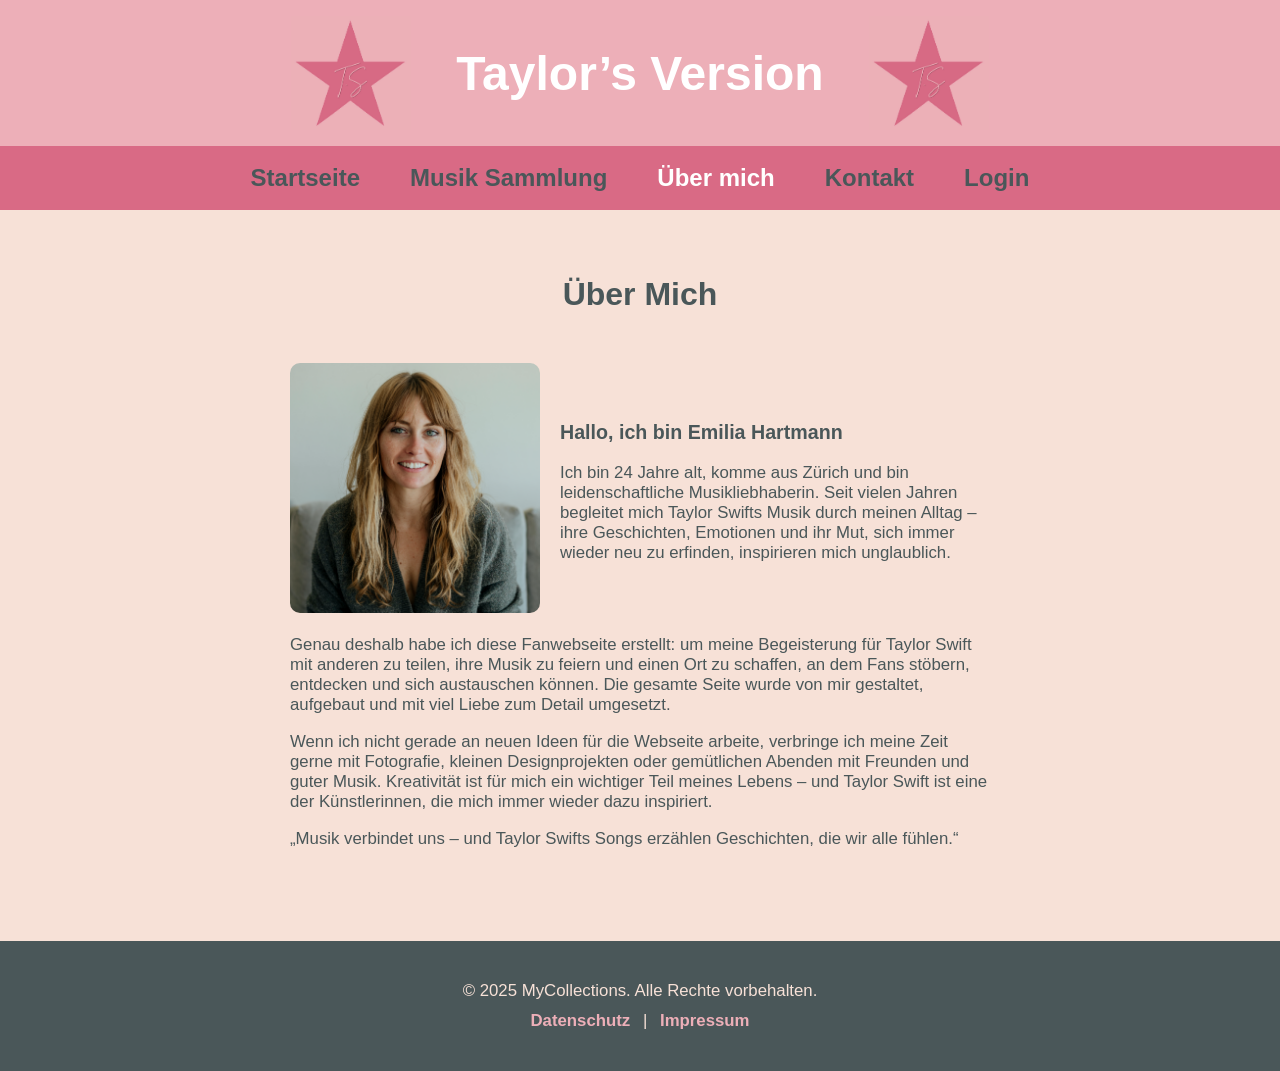
<file: pages/aboutMe.html>
<!DOCTYPE html>
<html lang="de">
    <head>
        <meta charset="UTF-8">
        <meta name="viewport" content="width=device-width, initial-scale=1.0">
        <title>Über Mich</title>
        <link rel="stylesheet" href="../css/style.css">
        <link rel="preconnect" href="https://fonts.googleapis.com">
        <link rel="preconnect" href="https://fonts.gstatic.com" crossorigin>
        <link href="https://fonts.googleapis.com/css2?family=Open+Sans:ital,wght@0,800;1,800&display=swap" rel="stylesheet">      
    </head>
    <body>
        <header>
            <div id="title">
                <img src="../images/logo2.jpg" alt="Logo" class="logo">
                <h1>Taylor’s Version</h1>
                <img src="../images/logo2.jpg" alt="Logo" class="logo">
            </div>
            
            <div class="burger" onclick="toggleMenu()">
                ☰
            </div>

            <nav id="nav">
                <ul>
                    <li><a href="../index.html">Startseite</a></li>
                    <li><a href="collection.html">Musik Sammlung</a></li>
                    <li><a class="location" href="aboutMe.html">Über mich</a></li>
                    <li><a href="contact.html">Kontakt</a></li>
                    <li><a href="login.html">Login</a></li>
                </ul>
            </nav>
        </header>

        <main class="about">
            <h2 class="titel2">Über Mich</h2>
            <section class="about-wrapper1">
                <div class="about-img">
                    <img src="../images/profil.jpg" alt="Profilbild">
                </div>

                <div>
                    <h3>Hallo, ich bin Emilia Hartmann</h3>
                    <p>
                        Ich bin 24 Jahre alt, komme aus Zürich und bin leidenschaftliche Musikliebhaberin.
                        Seit vielen Jahren begleitet mich Taylor Swifts Musik durch meinen Alltag – ihre
                        Geschichten, Emotionen und ihr Mut, sich immer wieder neu zu erfinden, inspirieren mich
                        unglaublich.
                    </p>
                </div>
            </section>
            <section  class="about-wrapper2">
                <p>
                    Genau deshalb habe ich diese Fanwebseite erstellt: um meine Begeisterung für Taylor Swift
                    mit anderen zu teilen, ihre Musik zu feiern und einen Ort zu schaffen, an dem Fans
                    stöbern, entdecken und sich austauschen können. Die gesamte Seite wurde von mir gestaltet,
                    aufgebaut und mit viel Liebe zum Detail umgesetzt.
                </p>
                <p>
                    Wenn ich nicht gerade an neuen Ideen für die Webseite arbeite, verbringe ich meine Zeit
                    gerne mit Fotografie, kleinen Designprojekten oder gemütlichen Abenden mit Freunden und
                    guter Musik. Kreativität ist für mich ein wichtiger Teil meines Lebens – und Taylor Swift
                    ist eine der Künstlerinnen, die mich immer wieder dazu inspiriert.
                </p>
                <p class="quote">
                    „Musik verbindet uns – und Taylor Swifts Songs erzählen Geschichten, die wir alle fühlen.“
                </p>
            </section>
        </main>

        
        <footer>
            <div class="footer-content">
                <p>&copy; 2025 MyCollections. Alle Rechte vorbehalten.</p>

                <div class="footer-links">
                    <a href="#">Datenschutz</a>
                    <span>|</span>
                    <a href="#">Impressum</a>
                </div>
            </div>
        </footer>
        <script src="../script/script.js"></script>
    </body>
</html>
</file>
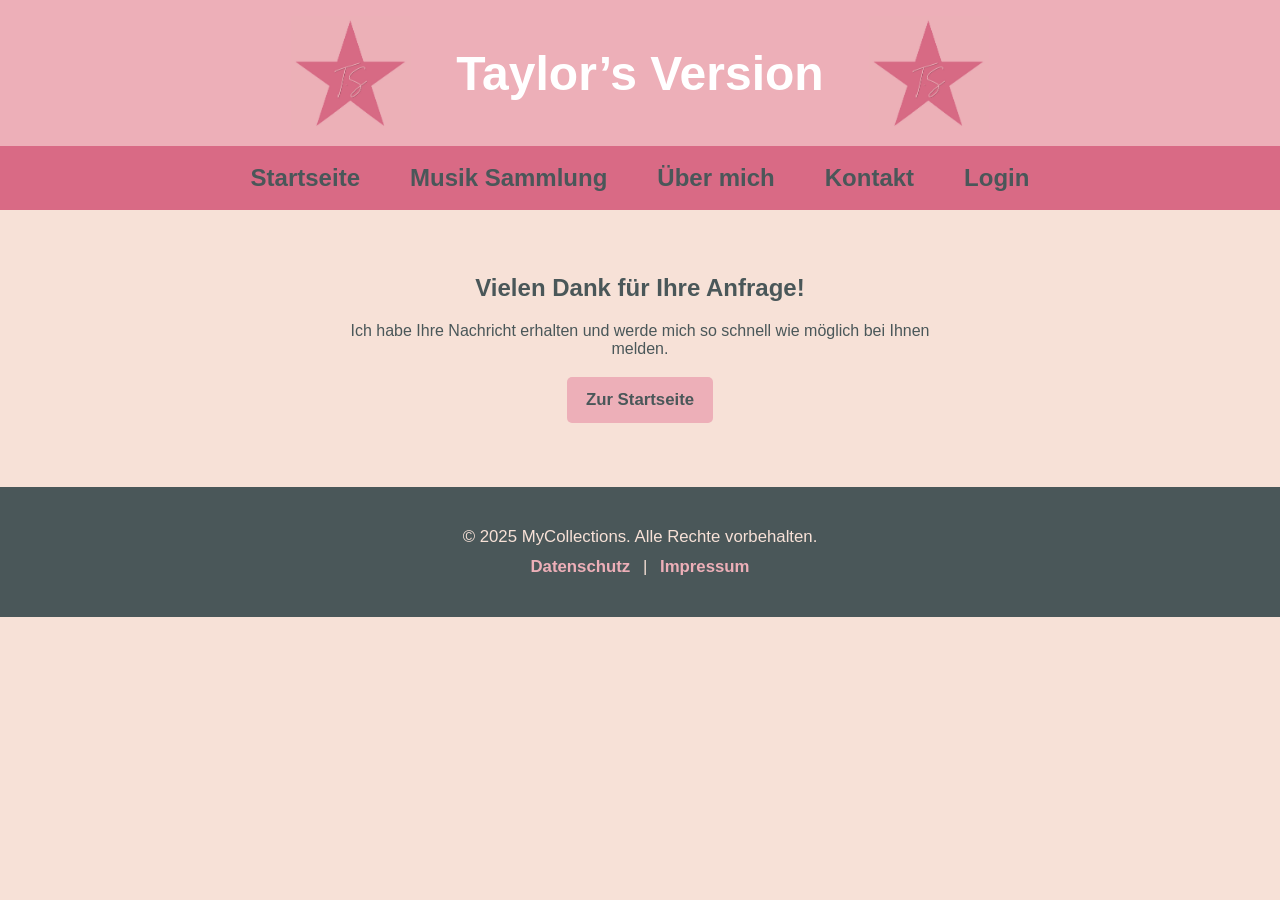
<file: pages/bestätigung.html>
<!DOCTYPE html>
<html lang="de">
    <head>
        <meta charset="UTF-8">
        <meta name="viewport" content="width=device-width, initial-scale=1.0">
        <title>Bestätigung</title>
        <link rel="stylesheet" href="../css/style.css">
        <link rel="preconnect" href="https://fonts.googleapis.com">
        <link rel="preconnect" href="https://fonts.gstatic.com" crossorigin>
        <link href="https://fonts.googleapis.com/css2?family=Open+Sans:ital,wght@0,800;1,800&display=swap" rel="stylesheet">      
    </head>
    <body>
        <header>
            <div id="title">
                <img src="../images/logo2.jpg" alt="Logo" class="logo">
                <h1>Taylor’s Version</h1>
                <img src="../images/logo2.jpg" alt="Logo" class="logo">
            </div>
            
            <div class="burger" onclick="toggleMenu()">
                ☰
            </div>

            <nav id="nav">
                <ul>
                    <li><a href="../index.html">Startseite</a></li>
                    <li><a href="collection.html">Musik Sammlung</a></li>
                    <li><a href="aboutMe.html">Über mich</a></li>
                    <li><a href="contact.html">Kontakt</a></li>
                    <li><a href="login.html">Login</a></li>
                </ul>
            </nav>
        </header>

        <main class="confirmation">
            <h2>Vielen Dank für Ihre Anfrage!</h2>
            <p>Ich habe Ihre Nachricht erhalten und werde mich so schnell wie möglich bei Ihnen melden.</p>

            <button class="btn-home" onclick="window.location.href='../index.html'">
                Zur Startseite
            </button>
        </main>


        
        <footer>
            <div class="footer-content">
                <p>&copy; 2025 MyCollections. Alle Rechte vorbehalten.</p>

                <div class="footer-links">
                    <a href="#">Datenschutz</a>
                    <span>|</span>
                    <a href="#">Impressum</a>
                </div>
            </div>
        </footer>
        <script src="../script/script.js"></script>
    </body>
</html>
</file>
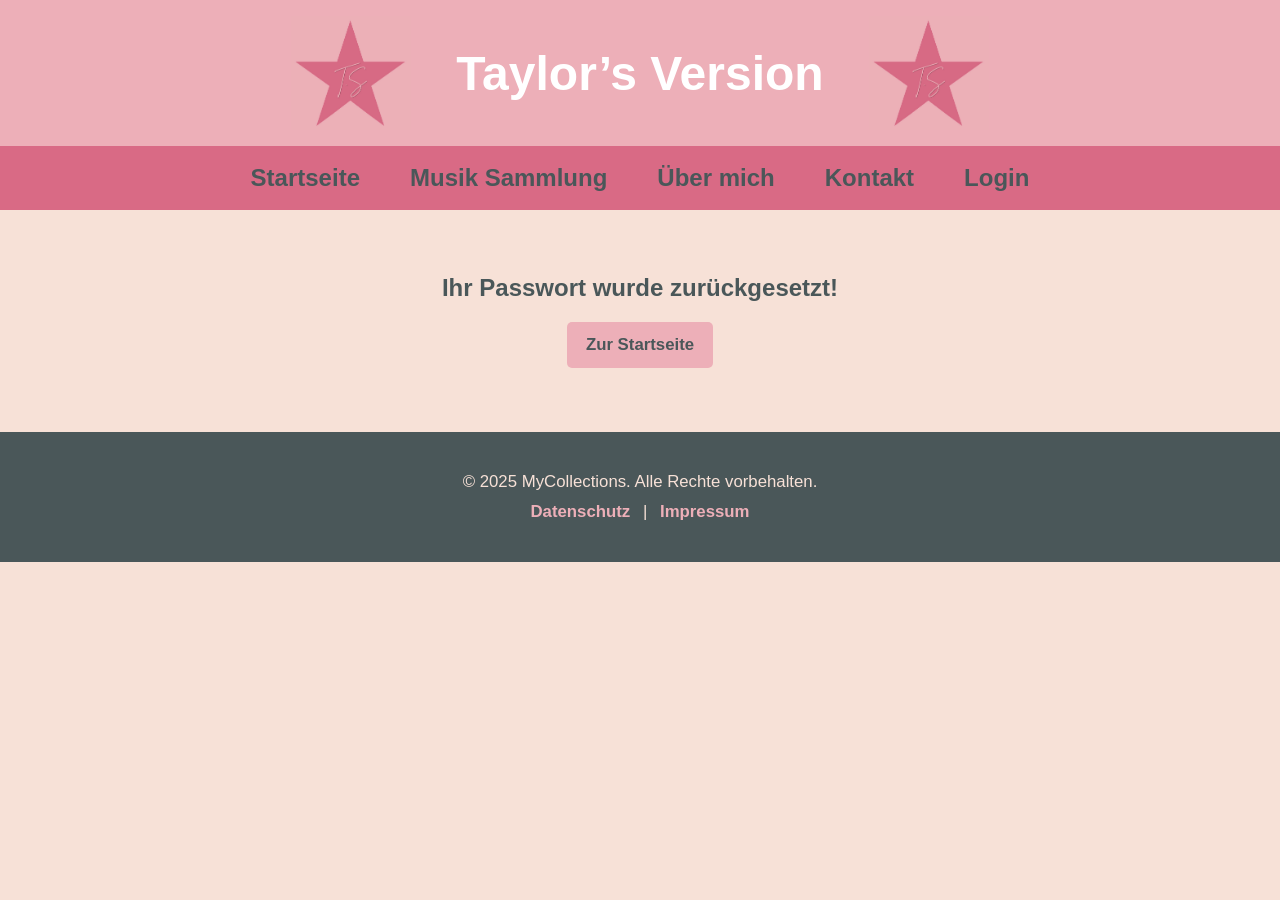
<file: pages/bestätigungpw.html>
<!DOCTYPE html>
<html lang="de">
    <head>
        <meta charset="UTF-8">
        <meta name="viewport" content="width=device-width, initial-scale=1.0">
        <title>Bestätigung Passwort</title>
        <link rel="stylesheet" href="../css/style.css">
        <link rel="preconnect" href="https://fonts.googleapis.com">
        <link rel="preconnect" href="https://fonts.gstatic.com" crossorigin>
        <link href="https://fonts.googleapis.com/css2?family=Open+Sans:ital,wght@0,800;1,800&display=swap" rel="stylesheet">      
    </head>
    <body>
        <header>
            <div id="title">
                <img src="../images/logo2.jpg" alt="Logo" class="logo">
                <h1>Taylor’s Version</h1>
                <img src="../images/logo2.jpg" alt="Logo" class="logo">
            </div>
            
            <div class="burger" onclick="toggleMenu()">
                ☰
            </div>

            <nav id="nav">
                <ul>
                    <li><a href="../index.html">Startseite</a></li>
                    <li><a href="collection.html">Musik Sammlung</a></li>
                    <li><a href="aboutMe.html">Über mich</a></li>
                    <li><a href="contact.html">Kontakt</a></li>
                    <li><a href="login.html">Login</a></li>
                </ul>
            </nav>
        </header>

        <main class="confirmation">
            <h2>Ihr Passwort wurde zurückgesetzt!</h2>
            <button class="btn-home" onclick="window.location.href='../index.html'">
                Zur Startseite
            </button>
        </main>


        
        <footer>
            <div class="footer-content">
                <p>&copy; 2025 MyCollections. Alle Rechte vorbehalten.</p>

                <div class="footer-links">
                    <a href="#">Datenschutz</a>
                    <span>|</span>
                    <a href="#">Impressum</a>
                </div>
            </div>
        </footer>
        <script src="../script/script.js"></script>
    </body>
</html>
</file>
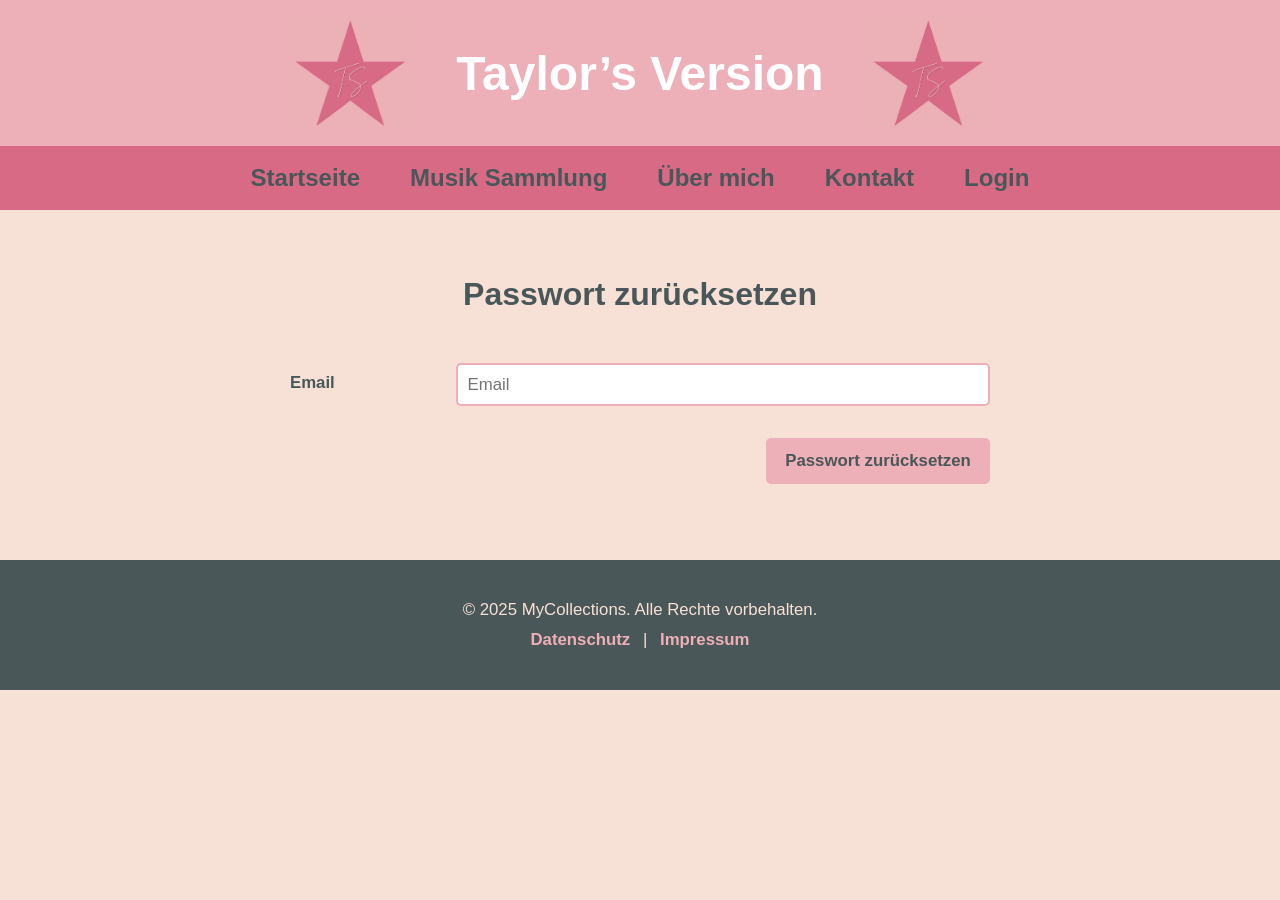
<file: pages/changePassword.html>
<!DOCTYPE html>
<html lang="de">
    <head>
        <meta charset="UTF-8">
        <meta name="viewport" content="width=device-width, initial-scale=1.0">
        <title>Passwort ändern</title>
        <link rel="stylesheet" href="../css/style.css">
        <link rel="preconnect" href="https://fonts.googleapis.com">
        <link rel="preconnect" href="https://fonts.gstatic.com" crossorigin>
        <link href="https://fonts.googleapis.com/css2?family=Open+Sans:ital,wght@0,800;1,800&display=swap" rel="stylesheet">      
    </head>
    <body>
        <header>
            <div id="title">
                <img src="../images/logo2.jpg" alt="Logo" class="logo">
                <h1>Taylor’s Version</h1>
                <img src="../images/logo2.jpg" alt="Logo" class="logo">
            </div>
            
            <div class="burger" onclick="toggleMenu()">
                ☰
            </div>

            <nav id="nav">
                <ul>
                    <li><a href="../index.html">Startseite</a></li>
                    <li><a href="collection.html">Musik Sammlung</a></li>
                    <li><a href="aboutMe.html">Über mich</a></li>
                    <li><a href="contact.html">Kontakt</a></li>
                    <li><a href="login.html">Login</a></li>
                </ul>
            </nav>
        </header>

        <main class="login">
            <h2 class="titel2">Passwort zurücksetzen</h2>
            <form class="row" action="bestätigungpw.html">
                <label class="form-label">Email</label>
                <input type="email" class="form-input" placeholder="Email" required>
                <div class="button-row">
                    <button type="submit">Passwort zurücksetzen</button>
                </div>
                
            </form>
            
        </main>

        
        <footer>
            <div class="footer-content">
                <p>&copy; 2025 MyCollections. Alle Rechte vorbehalten.</p>

                <div class="footer-links">
                    <a href="#">Datenschutz</a>
                    <span>|</span>
                    <a href="#">Impressum</a>
                </div>
            </div>
        </footer>
        <script src="../script/script.js"></script>
    </body>
</html>
</file>
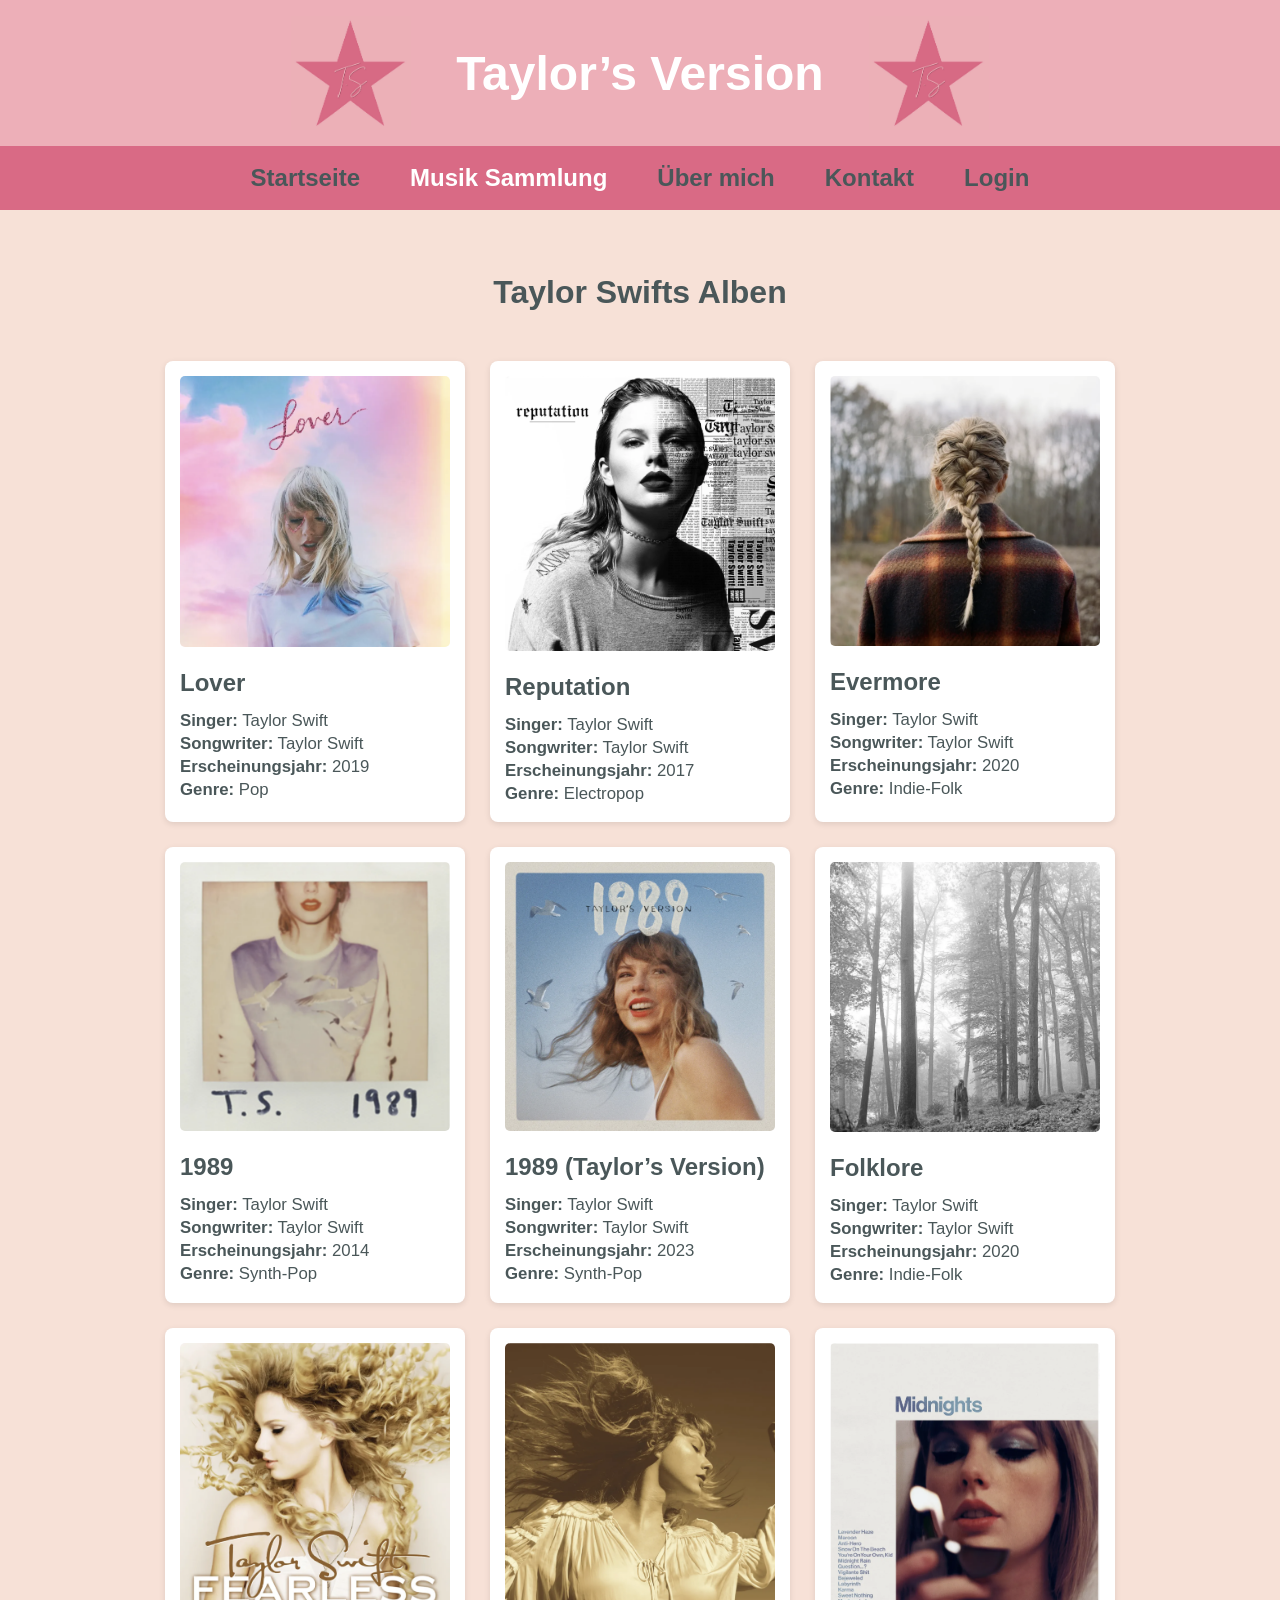
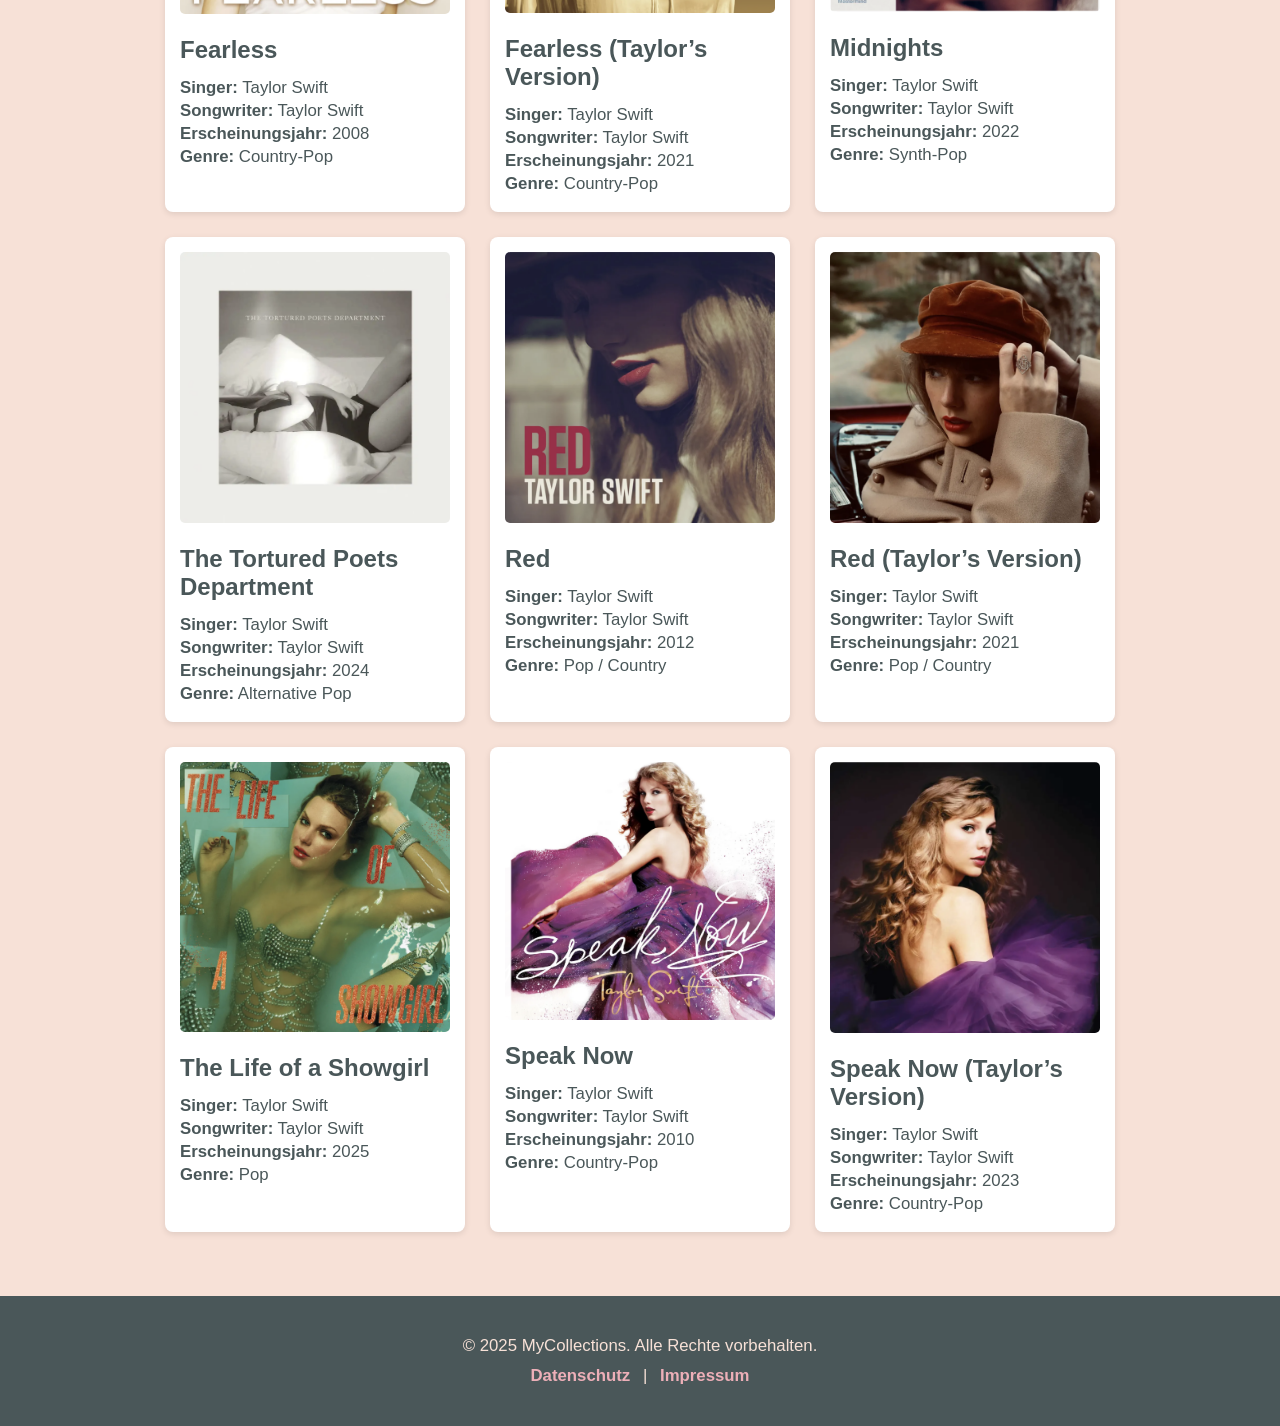
<file: pages/collection.html>
<!DOCTYPE html>
<html lang="de">
    <head>
        <meta charset="UTF-8">
        <meta name="viewport" content="width=device-width, initial-scale=1.0">
        <title>Musik Kollektion</title>
        <link rel="stylesheet" href="../css/style.css">
        <link rel="preconnect" href="https://fonts.googleapis.com">
        <link rel="preconnect" href="https://fonts.gstatic.com" crossorigin>
        <link href="https://fonts.googleapis.com/css2?family=Open+Sans:ital,wght@0,800;1,800&display=swap" rel="stylesheet">      
    </head>
    <body>
        <header>
            <div id="title">
                <img src="../images/logo2.jpg" alt="Logo" class="logo">
                <h1>Taylor’s Version</h1>
                <img src="../images/logo2.jpg" alt="Logo" class="logo">
            </div>
            
            <div class="burger" onclick="toggleMenu()">
                ☰
            </div>

            <nav id="nav">
                <ul>
                    <li><a href="../index.html">Startseite</a></li>
                    <li><a class="location" href="collection.html">Musik Sammlung</a></li>
                    <li><a href="aboutMe.html">Über mich</a></li>
                    <li><a href="contact.html">Kontakt</a></li>
                    <li><a href="login.html">Login</a></li>
                </ul>
            </nav>
        </header>

        <main class="collection">
            <h2 class="titel2">Taylor Swifts Alben</h2>
            <section class="song-grid">
                <article class="song">
                    <img src="../images/lover.png" alt="Lover Album">
                    <h2 class="titel">Lover</h2>
                    <p class="singer"><b>Singer:</b> Taylor Swift</p>
                    <p class="songwriter"><b>Songwriter:</b> Taylor Swift</p>
                    <p class="year"><b>Erscheinungsjahr:</b> 2019</p>
                    <p class="genre"><b>Genre:</b> Pop</p>
                </article>
                <article class="song">
                    <img src="../images/reputation.png" alt="Reputation Album">
                    <h2 class="titel">Reputation</h2>
                    <p class="singer"><b>Singer:</b> Taylor Swift</p>
                    <p class="songwriter"><b>Songwriter:</b> Taylor Swift</p>
                    <p class="year"><b>Erscheinungsjahr:</b> 2017</p>
                    <p class="genre"><b>Genre:</b> Electropop</p>
                </article>
                <article class="song">
                    <img src="../images/evermore.png" alt="Evermore Album">
                    <h2 class="titel">Evermore</h2>
                    <p class="singer"><b>Singer:</b> Taylor Swift</p>
                    <p class="songwriter"><b>Songwriter:</b> Taylor Swift</p>
                    <p class="year"><b>Erscheinungsjahr:</b> 2020</p>
                    <p class="genre"><b>Genre:</b> Indie‑Folk</p>
                </article>
                <article class="song">
                    <img src="../images/1989.png" alt="1989 Album">
                    <h2 class="titel">1989</h2>
                    <p class="singer"><b>Singer:</b> Taylor Swift</p>
                    <p class="songwriter"><b>Songwriter:</b> Taylor Swift</p>
                    <p class="year"><b>Erscheinungsjahr:</b> 2014</p>
                    <p class="genre"><b>Genre:</b> Synth‑Pop</p>
                </article>
                <article class="song">
                    <img src="../images/1989tv.png" alt="1989 Taylor's Version Album">
                    <h2 class="titel">1989 (Taylor’s Version)</h2>
                    <p class="singer"><b>Singer:</b> Taylor Swift</p>
                    <p class="songwriter"><b>Songwriter:</b> Taylor Swift</p>
                    <p class="year"><b>Erscheinungsjahr:</b> 2023</p>
                    <p class="genre"><b>Genre:</b> Synth‑Pop</p>
                </article>
                <article class="song">
                    <img src="../images/folklore.png" alt="Folklore Album">
                    <h2 class="titel">Folklore</h2>
                    <p class="singer"><b>Singer:</b> Taylor Swift</p>
                    <p class="songwriter"><b>Songwriter:</b> Taylor Swift</p>
                    <p class="year"><b>Erscheinungsjahr:</b> 2020</p>
                    <p class="genre"><b>Genre:</b> Indie‑Folk</p>
                </article>
                <article class="song">
                    <img src="../images/fearless.png" alt="Fearless Album">
                    <h2 class="titel">Fearless</h2>
                    <p class="singer"><b>Singer:</b> Taylor Swift</p>
                    <p class="songwriter"><b>Songwriter:</b> Taylor Swift</p>
                    <p class="year"><b>Erscheinungsjahr:</b> 2008</p>
                    <p class="genre"><b>Genre:</b> Country‑Pop</p>
                </article>
                <article class="song">
                    <img src="../images/fearlesstv.png" alt="Fearless Taylor's Version Album">
                    <h2 class="titel">Fearless (Taylor’s Version)</h2>
                    <p class="singer"><b>Singer:</b> Taylor Swift</p>
                    <p class="songwriter"><b>Songwriter:</b> Taylor Swift</p>
                    <p class="year"><b>Erscheinungsjahr:</b> 2021</p>
                    <p class="genre"><b>Genre:</b> Country‑Pop</p>
                </article>
                
                <article class="song">
                    <img src="../images/midnight.png" alt="Midnights Album">
                    <h2 class="titel">Midnights</h2>
                    <p class="singer"><b>Singer:</b> Taylor Swift</p>
                    <p class="songwriter"><b>Songwriter:</b> Taylor Swift</p>
                    <p class="year"><b>Erscheinungsjahr:</b> 2022</p>
                    <p class="genre"><b>Genre:</b> Synth‑Pop</p>
                </article>
                <article class="song">
                    <img src="../images/poets.png" alt="The Tortured Poets Department Album">
                    <h2 class="titel">The Tortured Poets Department</h2>
                    <p class="singer"><b>Singer:</b> Taylor Swift</p>
                    <p class="songwriter"><b>Songwriter:</b> Taylor Swift</p>
                    <p class="year"><b>Erscheinungsjahr:</b> 2024</p>
                    <p class="genre"><b>Genre:</b> Alternative Pop</p>
                </article>
                <article class="song">
                    <img src="../images/red.png" alt="Red Album">
                    <h2 class="titel">Red</h2>
                    <p class="singer"><b>Singer:</b> Taylor Swift</p>
                    <p class="songwriter"><b>Songwriter:</b> Taylor Swift</p>
                    <p class="year"><b>Erscheinungsjahr:</b> 2012</p>
                    <p class="genre"><b>Genre:</b> Pop / Country</p>
                </article>
                <article class="song">
                    <img src="../images/redtv.png" alt="Red Taylor's Version Album">
                    <h2 class="titel">Red (Taylor’s Version)</h2>
                    <p class="singer"><b>Singer:</b> Taylor Swift</p>
                    <p class="songwriter"><b>Songwriter:</b> Taylor Swift</p>
                    <p class="year"><b>Erscheinungsjahr:</b> 2021</p>
                    <p class="genre"><b>Genre:</b> Pop / Country</p>
                </article>
                <article class="song">
                    <img src="../images/showgirl.png" alt="The Life of a Showgirl Album">
                    <h2 class="titel">The Life of a Showgirl</h2>
                    <p class="singer"><b>Singer:</b> Taylor Swift</p>
                    <p class="songwriter"><b>Songwriter:</b> Taylor Swift</p>
                    <p class="year"><b>Erscheinungsjahr:</b> 2025</p>
                    <p class="genre"><b>Genre:</b> Pop</p>
                </article>
                <article class="song">
                    <img src="../images/speaknow.png" alt="Speak Now Album">
                    <h2 class="titel">Speak Now</h2>
                    <p class="singer"><b>Singer:</b> Taylor Swift</p>
                    <p class="songwriter"><b>Songwriter:</b> Taylor Swift</p>
                    <p class="year"><b>Erscheinungsjahr:</b> 2010</p>
                    <p class="genre"><b>Genre:</b> Country‑Pop</p>
                </article>
                <article class="song">
                    <img src="../images/speaknowtv.png" alt="Speak Now Taylor's Version Album">
                    <h2 class="titel">Speak Now (Taylor’s Version)</h2>
                    <p class="singer"><b>Singer:</b> Taylor Swift</p>
                    <p class="songwriter"><b>Songwriter:</b> Taylor Swift</p>
                    <p class="year"><b>Erscheinungsjahr:</b> 2023</p>
                    <p class="genre"><b>Genre:</b> Country‑Pop</p>
                </article>

            </section>
        </main>

        
        <footer>
            <div class="footer-content">
                <p>&copy; 2025 MyCollections. Alle Rechte vorbehalten.</p>

                <div class="footer-links">
                    <a href="#">Datenschutz</a>
                    <span>|</span>
                    <a href="#">Impressum</a>
                </div>
            </div>
        </footer>
        <script src="../script/script.js"></script>
    </body>
</html>
</file>
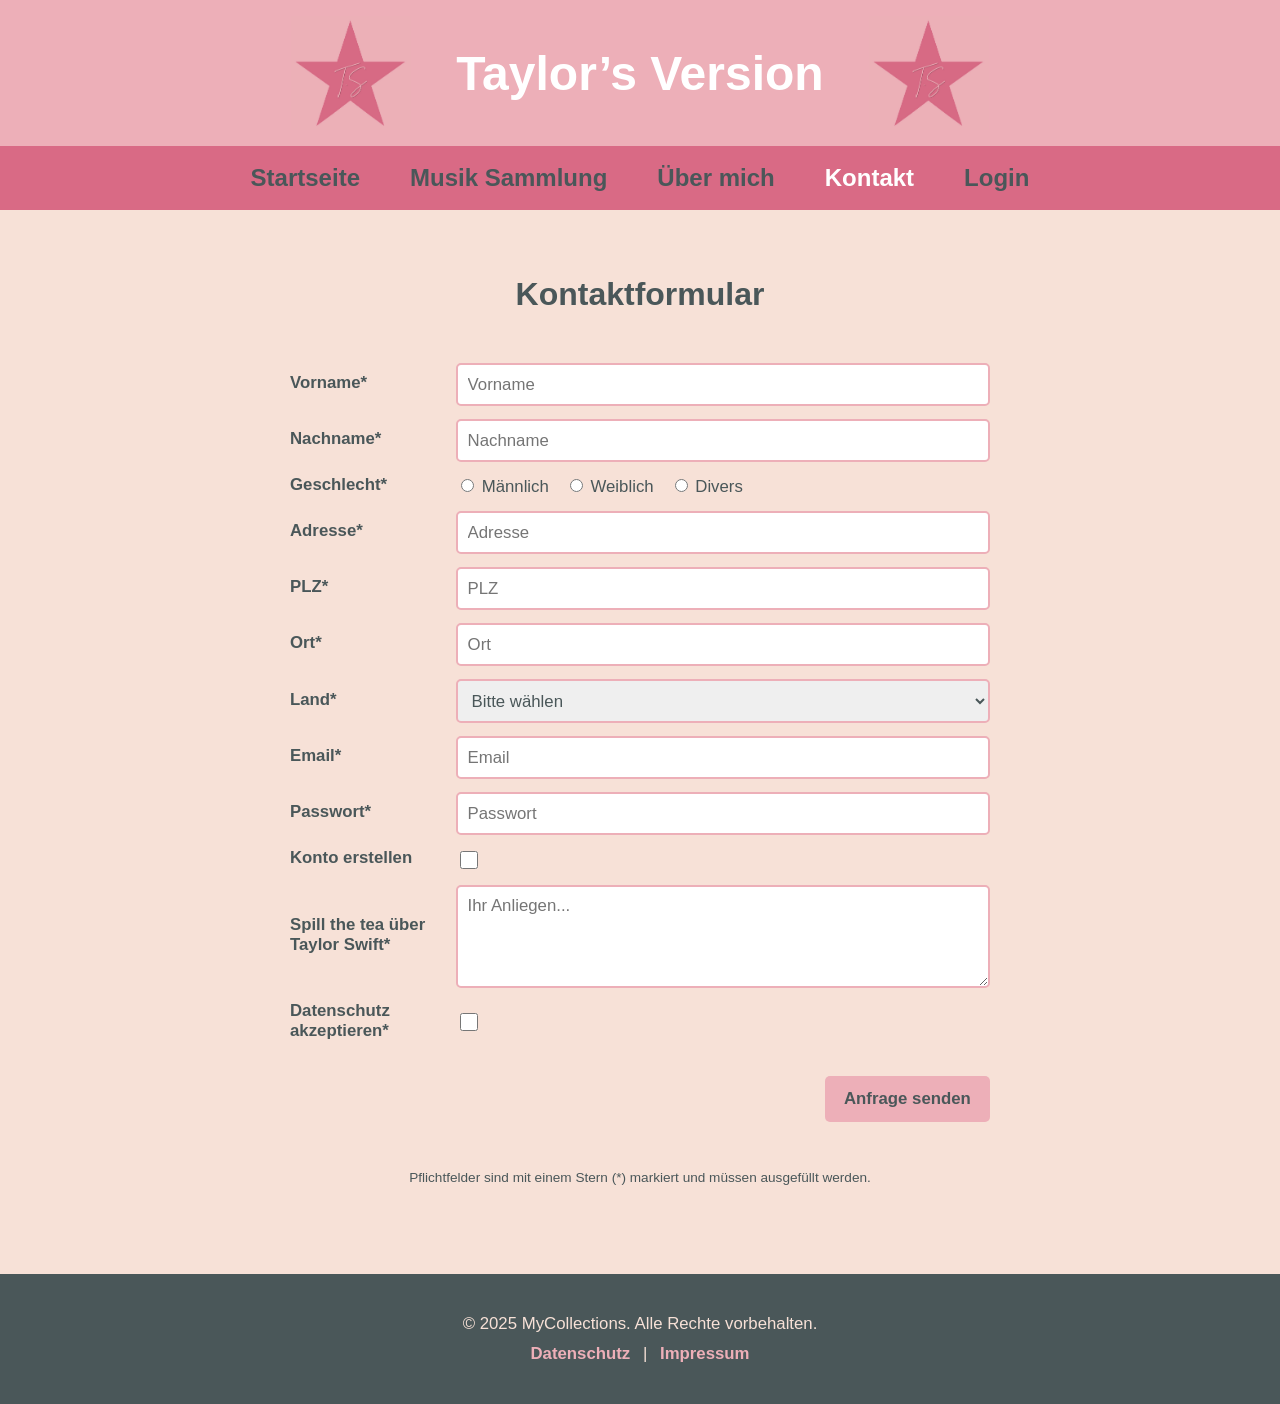
<file: pages/contact.html>
<!DOCTYPE html>
<html lang="de">
    <head>
        <meta charset="UTF-8">
        <meta name="viewport" content="width=device-width, initial-scale=1.0">
        <title>Kontakt</title>
        <link rel="stylesheet" href="../css/style.css">
        <link rel="preconnect" href="https://fonts.googleapis.com">
        <link rel="preconnect" href="https://fonts.gstatic.com" crossorigin>
        <link href="https://fonts.googleapis.com/css2?family=Open+Sans:ital,wght@0,800;1,800&display=swap" rel="stylesheet">      
    </head>
    <body>
        <header>
            <div id="title">
                <img src="../images/logo2.jpg" alt="Logo" class="logo">
                <h1>Taylor’s Version</h1>
                <img src="../images/logo2.jpg" alt="Logo" class="logo">
            </div>
            
            <div class="burger" onclick="toggleMenu()">
                ☰
            </div>

            <nav id="nav">
                <ul>
                    <li><a href="../index.html">Startseite</a></li>
                    <li><a href="collection.html">Musik Sammlung</a></li>
                    <li><a href="aboutMe.html">Über mich</a></li>
                    <li><a class="location" href="contact.html">Kontakt</a></li>
                    <li><a href="login.html">Login</a></li>
                </ul>
            </nav>
        </header>

        <main class="contact">
            <h2 class="titel2">Kontaktformular</h2>
            <form class="row" action="bestätigung.html">
                <label class="form-label">Vorname* </label>
                <input type="text" class="form-input" placeholder="Vorname" required>
                <label class="form-label">Nachname*</label>
                <input type="text" class="form-input" placeholder="Nachname" required>
                <label class="form-label">Geschlecht*</label>
                <div class="radio-group">
                    <label><input type="radio" name="geschlecht" value="m" required> Männlich</label>
                    <label><input type="radio" name="geschlecht" value="w" required> Weiblich</label>
                    <label><input type="radio" name="geschlecht" value="d" required> Divers</label>
                </div>
                <label class="form-label">Adresse*</label>
                <input type="text" class="form-input" placeholder="Adresse" required>

                <label class="form-label">PLZ*</label>
                <input type="text" class="form-input" placeholder="PLZ" required>

                <label class="form-label">Ort*</label>
                <input type="text" class="form-input" placeholder="Ort" required>

                <label class="form-label">Land*</label>
                <select class="form-input" required>
                    <option value="">Bitte wählen</option>
                    <option value="CH">Schweiz</option>
                    <option value="DE">Deutschland</option>
                    <option value="AT">Österreich</option>
                </select>

                <label class="form-label">Email*</label>
                <input type="email" class="form-input" placeholder="Email" required>
                <label class="form-label">Passwort*</label>
                <input type="password" class="form-input" placeholder="Passwort" required>
                
                <div class="form-label">Konto erstellen</div>
                <div class="checkbox-row">
                    <input type="checkbox" class="checkbox-input">
                </div>
                
                <label class="form-label">Spill the tea über Taylor Swift*</label>
                <textarea class="form-input" rows="4" placeholder="Ihr Anliegen..." required></textarea>
                <div class="form-label">Datenschutz akzeptieren*</div>
                <div class="checkbox-row">
                    <input type="checkbox" class="checkbox-input" required>
                </div>
                
                <div class="button-row">
                    <button type="submit" class="btn-contact">Anfrage senden</button>
                </div>
            </form>
            <p class="text-muted">
                Pflichtfelder sind mit einem Stern (*) markiert und müssen ausgefüllt werden.
            </p>
            
        </main>

        
        <footer>
            <div class="footer-content">
                <p>&copy; 2025 MyCollections. Alle Rechte vorbehalten.</p>

                <div class="footer-links">
                    <a href="#">Datenschutz</a>
                    <span>|</span>
                    <a href="#">Impressum</a>
                </div>
            </div>
        </footer>
        <script src="../script/script.js"></script>
    </body>
</html>
</file>
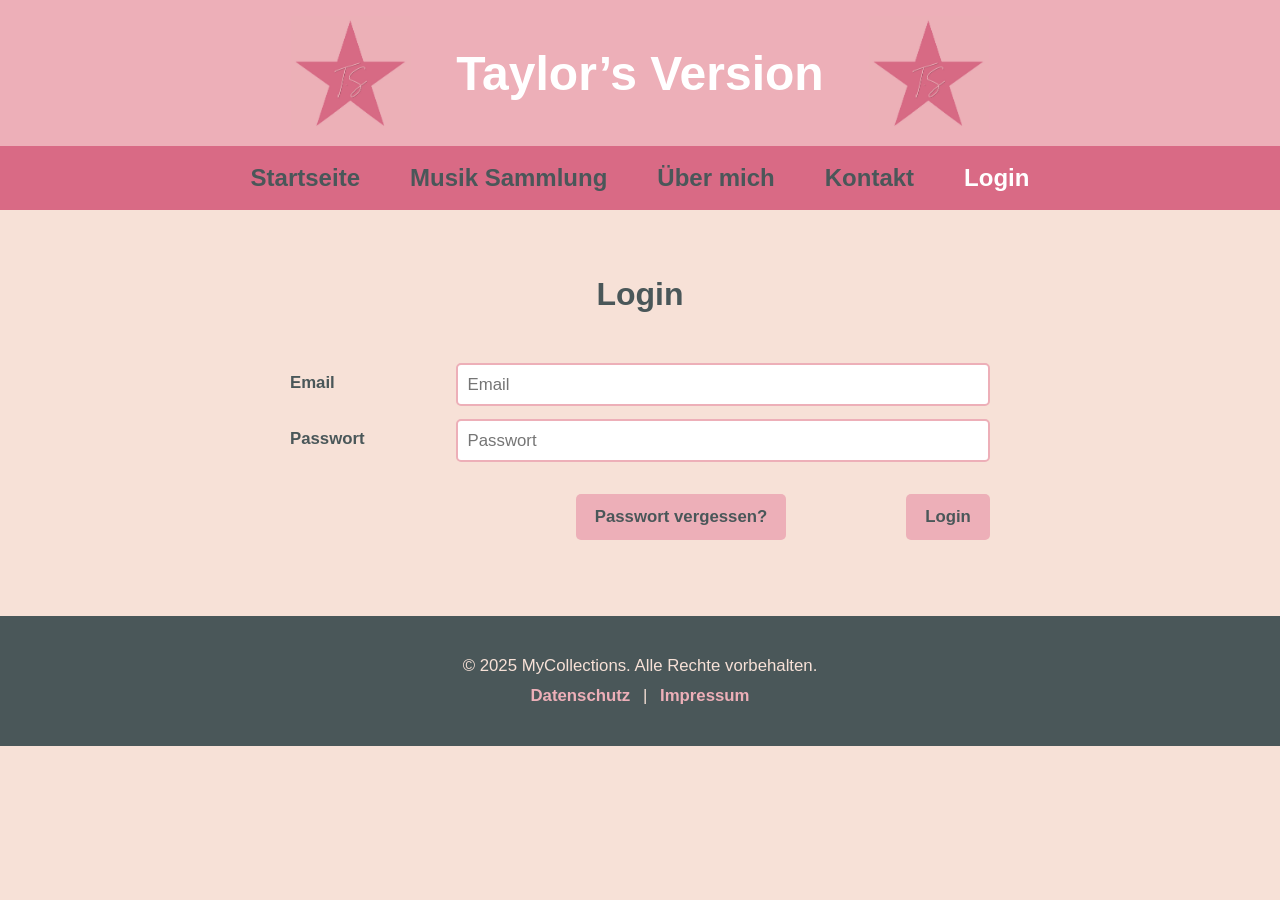
<file: pages/login.html>
<!DOCTYPE html>
<html lang="de">
    <head>
        <meta charset="UTF-8">
        <meta name="viewport" content="width=device-width, initial-scale=1.0">
        <title>Login</title>
        <link rel="stylesheet" href="../css/style.css">
        <link rel="preconnect" href="https://fonts.googleapis.com">
        <link rel="preconnect" href="https://fonts.gstatic.com" crossorigin>
        <link href="https://fonts.googleapis.com/css2?family=Open+Sans:ital,wght@0,800;1,800&display=swap" rel="stylesheet">      
    </head>
    <body>
        <header>
            <div id="title">
                <img src="../images/logo2.jpg" alt="Logo" class="logo">
                <h1>Taylor’s Version</h1>
                <img src="../images/logo2.jpg" alt="Logo" class="logo">
            </div>
            
            <div class="burger" onclick="toggleMenu()">
                ☰
            </div>

            <nav id="nav">
                <ul>
                    <li><a href="../index.html">Startseite</a></li>
                    <li><a href="collection.html">Musik Sammlung</a></li>
                    <li><a href="aboutMe.html">Über mich</a></li>
                    <li><a href="contact.html">Kontakt</a></li>
                    <li><a class="location" href="login.html">Login</a></li>
                </ul>
            </nav>
        </header>

        <main class="login">
            <h2 class="titel2">Login</h2>
            <form class="row" action="collection.html">
                <label class="form-label">Email</label>
                <input type="email" class="form-input" placeholder="Email" required>
                <label class="form-label">Passwort</label>
                <input type="password" class="form-input" placeholder="Passwort" required>
                <div class="button-row">
                    <button type="button" onclick="window.location.href='changePassword.html'">Passwort vergessen?</button>
                    <button type="submit">Login</button>
                </div>
            </form>
        </main>

        <footer>
            <div class="footer-content">
                <p>&copy; 2025 MyCollections. Alle Rechte vorbehalten.</p>

                <div class="footer-links">
                    <a href="#">Datenschutz</a>
                    <span>|</span>
                    <a href="#">Impressum</a>
                </div>
            </div>
        </footer>
        <script src="../script/script.js"></script>
    </body>
</html>
</file>
<file: css/style.css>
/*pink edafb8, beige= f7e1d7, grau 4A5759, starkes pink D96A85, weiss */
body {
    background-color: #F7E1D7;
    color: #4A5759;
    font-family: Arial;
    margin: 0;
}

header {
    text-align: center;
    padding: 0;
    margin: 0;
    background-color: #EDAFB8;
    color: white;
}

#title {
    padding: 1rem 0;
    margin-top: 0;
    display: flex;
    align-items: center;
    justify-content: center;
    gap: 45px;
}
.logo {
    width: 120px;
    height: auto;
}

#title h1{
    font-size: 3rem;
    font-weight: 700;
    margin: 0;
}

.burger {
    display: none;
    font-size: 2rem;
    cursor: pointer;
    padding: 10px;
}

nav {
    background-color: #D96A85;
    padding: 18px 0;
}

nav ul {
    list-style: none;
    padding: 0;
    margin: 0;
    display: flex;
    justify-content: center;
    gap: 50px; /* Abstand zwischen den Menüpunkten */
}

nav ul li a {
    text-decoration: none;
    color: #4A5759;
    font-weight: 600;
    font-size: 1.5rem;
}
li a:hover{
    color: white;
    cursor: pointer;
}
.location {
    text-decoration: none;
    color: white;
    font-weight: 600;
    font-size: 1.5rem;
}

/* Home flexbox */
.home {
    max-width: 700px;
    margin: 0 auto;
    padding: 2rem;
}
.hero-video {
    width: 100%;
    height: 60vh;
    object-fit: cover;
}
.hero {
    display: flex;
    align-items: center;
    justify-content: space-between;
    gap: 2rem;
    margin-bottom: 3rem;
    margin-top: 50px;
}

.hero-text {
    flex: 1;
}

.hero-text p {
    font-size: 1.05rem;
    line-height: 1.6;
}
.hero-img img {
    width: 250px;
    border-radius: 10px;
    object-fit: cover;
}


.career {
    margin-bottom: 3rem;
}

.career p {
    font-size: 1.05rem;
    line-height: 1.7;
    margin-bottom: 1rem;
}

.gallery-row {
    display: flex;
    gap: 1.5rem;
    flex-wrap: wrap;
}

.gallery-row img {
    width: 30%;
    border-radius: 8px;
    object-fit: cover;
    transition: transform 0.3s ease;
}

.gallery-row img:hover {
    transform: scale(1.03);
}

/* Footer */
footer {
    background-color: #4A5759; /* dunkles Grau */
    color: #F7E1D7; /* helles Beige */
    padding: 40px 0;
    margin-top: 60px;
    text-align: center;
}

footer p {
    margin: 0;
    font-size: 1.05rem;
    margin-bottom: 10px;
}

.footer-links {
    font-size: 1.05rem;
}

.footer-links a {
    color: #EDAFB8; 
    text-decoration: none;
    font-weight: 600;
    padding: 0 8px;
}

.footer-links a:hover {
    color: #D96A85;
}

.footer-links span {
    color: #F7E1D7; 
}



button {
    margin-top: 1.2rem;
    margin-left: auto;
    display: block;
    padding: 0.8rem 1.2rem;
    font-size: 1.05rem;
    border: none;
    border-radius: 5px;
    background: #EDAFB8;
    cursor: pointer;
    color: #4A5759;
    font-weight: 600;
}
button:hover{
    background: #D96A85;
    color: white;
}
.btn-home {
    display: block;
    margin: 1.2rem auto 0 auto; /* oben | rechts/links auto | unten */
}

.btn-contact {
    display: block;
    margin-left: auto;
}

.button-row {
    grid-column: 2;
    display: flex;
    justify-content: flex-end;
}


.titel2 {
    text-align: center;
    margin: 50px 0 50px 0; /* oben | rechts | unten | links */
    font-size: 2rem;
    font-weight: 700;
    color: #4A5759;
}


/* Login flexbox */
.login {
    max-width: 700px;
    margin: 0 auto;
    padding: 1rem;
}

/* Kontakt flexbox */
.contact {
    max-width: 700px;
    margin: 0 auto;
    padding: 1rem;
}
form.row {
    display: grid;
    grid-template-columns: 150px 1fr;
    gap: 0.8rem 1rem; /* vertikal | horizontal */
    align-items: center;
    font-size: 1.05rem;
}
.form-label {
    font-weight: 600;
    margin-bottom: 0.2rem;
    font-family: Arial;
}
.form-input {
    padding: 0.6rem;
    font-size: 1.05rem;
    border: 2px solid #EDAFB8;
    border-radius: 5px;
    width: 100%;
    box-sizing: border-box;
    font-family: Arial;
    color: #4A5759;
}
.form-input:focus {
    border-color: #D96A85;
    outline: none;
    box-shadow: 0 0 4px #4A5759;
}
.radio-group {
    display: flex;
    gap: 1rem;
}
.checkbox-row {
    grid-column: 2;
    display: flex;
    align-items: center;
    gap: 0.5rem;
}
.checkbox-input {
    width: 18px;
    height: 18px;
}
.text-muted {
    display: flex;
    justify-content: center;
    font-size: 0.85rem;
    color: #4A5759;
    margin-top: 3rem;
}

/* */
.confirmation {
    max-width: 600px;
    margin: 4rem auto;
    text-align: center;
}

.about {
    max-width: 700px;
    margin: 0 auto;
    padding: 1rem;
    font-size: 1.05rem;
}
.about-img img {
    width: 250px;
    border-radius: 10px;
    object-fit: cover;
}
.about-text {
    flex:1;
}
.about-wrapper1 {
    display: flex;
    align-items: center;
    gap: 20px;
}


/* Song css grid */
.collection {
    margin: 4rem auto;
}
.song-grid {
    display: grid;
    grid-template-columns: repeat(3, 300px);
    gap: 25px;
    justify-content: center;
}
.song {
    background: white;
    padding: 15px;
    border-radius: 8px;
    box-shadow: 0 2px 6px rgba(0,0,0,0.1);
}
.song img {
    width: 100%;
    height: auto;
    border-radius: 5px;
}
.song .titel {
    font-size: 1.5rem;
    margin: 18px 0 14px;
}
.song p {
    margin: 3px 0;
    font-size: 1.05rem;
}





@media (max-width: 768px) {
    #title {
         display: flex;
    align-items: center;      /* vertikal mittig */
    justify-content: center;
        gap: 10px;
    }

    .logo {
        width: 50px;
    }

    #title h1 {
        font-size: 2rem;
    }

    .burger {
        display: block;
        background-color: #D96A85;
        color: white;
    }

    nav {
        display: none;
    }

    nav.active {
        display: block;
    }

    nav ul {
        flex-direction: column;
        gap: 15px;
        padding: 20px 0;
    }

    nav ul li a,
    .location {
        font-size: 1.5rem;
    }
    .hero-video {
        height: 40vh;
    }

    /* Hero Section */
    .hero {
        flex-direction: column;
        text-align: center;
    }

    .hero-img img {
        width: 100%;
        max-width: 300px;
    }

    /* Gallery */
    .gallery-row {
        flex-direction: column;
        align-items: center;
    }

    .gallery-row img {
        width: 90%;
    }

    /* Allgemeiner Abstand */
    .home {
        padding: 1.5rem;
    }
    .confirmation {
        padding: 1.5rem;
    }

    footer {
        padding: 20px 10px;
    }

    footer p,
    .footer-links,
    .footer-links a {
        font-size: 1.05rem;
    }

    .footer-links {
        display: flex;
        flex-direction: column;
        gap: 8px;
        align-items: center;
    }
    

    /* Formular: alles untereinander */
    form.row {
        display: flex;
        flex-direction: column;
        gap: 0.5rem;
        text-align: left;
    }

    /* Label über Input */
    .form-label {
        display: block;
        width: 90%;
        text-align: left;
        margin-top: 0.5rem;
        margin-bottom: 0.1rem;
        font-size: 1.05rem;
    }

    .form-input {
        width: 90%;
        text-align: left;
    }
    .radio-group {
        display: flex;
        flex-direction: row;   
        justify-content: flex-start; 
        gap: 1rem;
        width: 90%;           
    }

    /* Checkbox */
    .checkbox-row {
        display: flex;
        flex-direction: row;   
        justify-content: flex-start; 
        gap: 1rem;
        width: 90%; 
    }

    /* Buttons untereinander */
    .button-row {
        flex-direction: column;
        gap: 10px;
        justify-content: flex-start;
        margin-top: 1rem;
        align-items: flex-start;
    }

    .button-row button {
        width: 100%;
        margin: 0;
    }

    button {
        width: 50%;
        margin: 1.5rem auto 8rem auto;
        padding: 0.8rem 1rem;
        font-size: 1.05rem;
        text-align: center;
    }

    .btn-home {
    display: block;
    margin: 3rem auto 8rem auto; /* oben | rechts/links auto | unten */
    }

    .btn-contact {
    display: block;
    margin: 1.5rem auto 0 auto; /* oben | rechts/links auto | unten */
    }

    /* Titel2 */
    .titel2 {
        font-size: 1.5rem;
        margin: 30px 0;
    }

    /* About Sektion */
    .about-wrapper1 {
        flex-direction: column;
        text-align: center;
    }

    .about-wrapper2 {
        flex-direction: column;
        text-align: center;
    }

    .about-img img {
        width: 100%;
        max-width: 250px;
        margin-bottom: 1rem;
    }

    .about-text {
        width: 100%;
    }

    /* Song Grid */
    .song-grid {
        grid-template-columns: 1fr; /* eine Spalte */
        gap: 15px;
        justify-content: center;
    }

    .song {
        padding: 10px;
        width: 80%;
        margin: 0 auto;
    }

    .titel {
        font-size: 1.4rem;
        margin: 11px 0;
    }

    .song p {
        font-size: 0.95rem;
        margin: 2px 0;
    }
}
</file>
